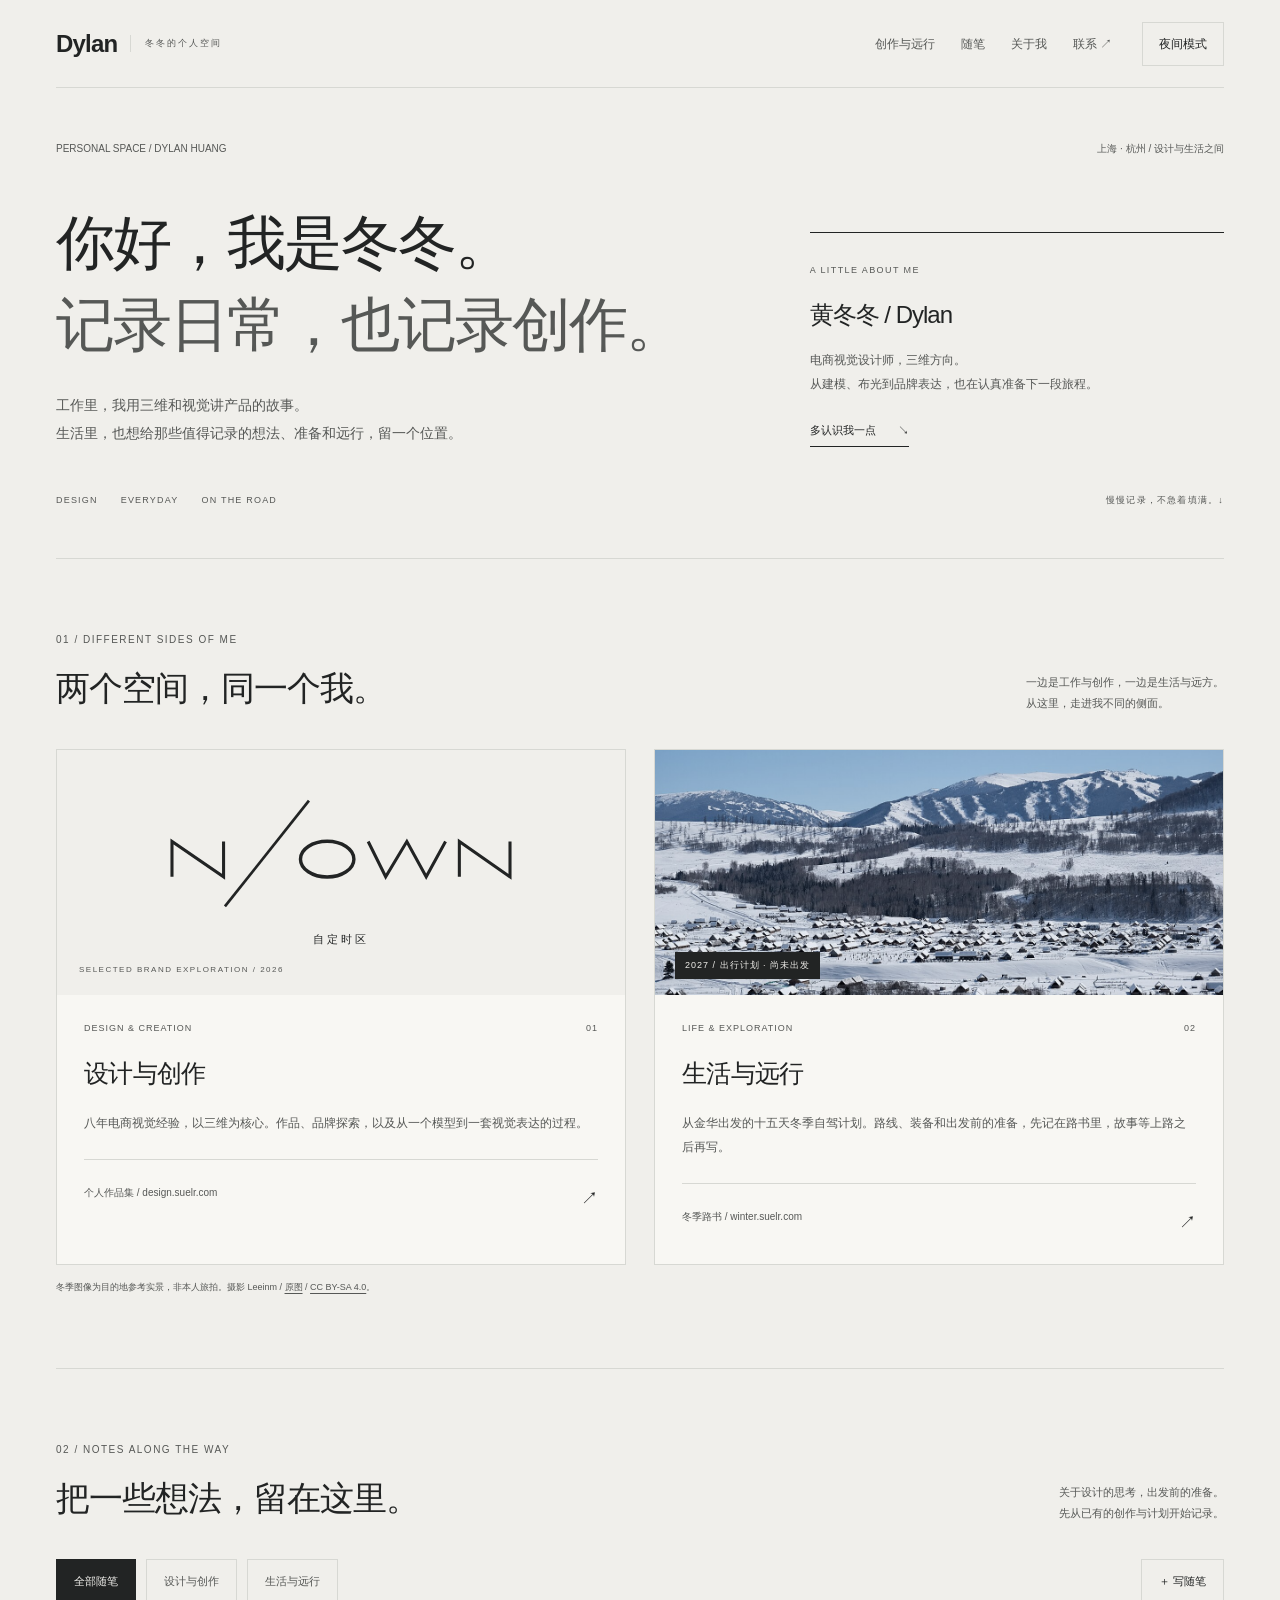
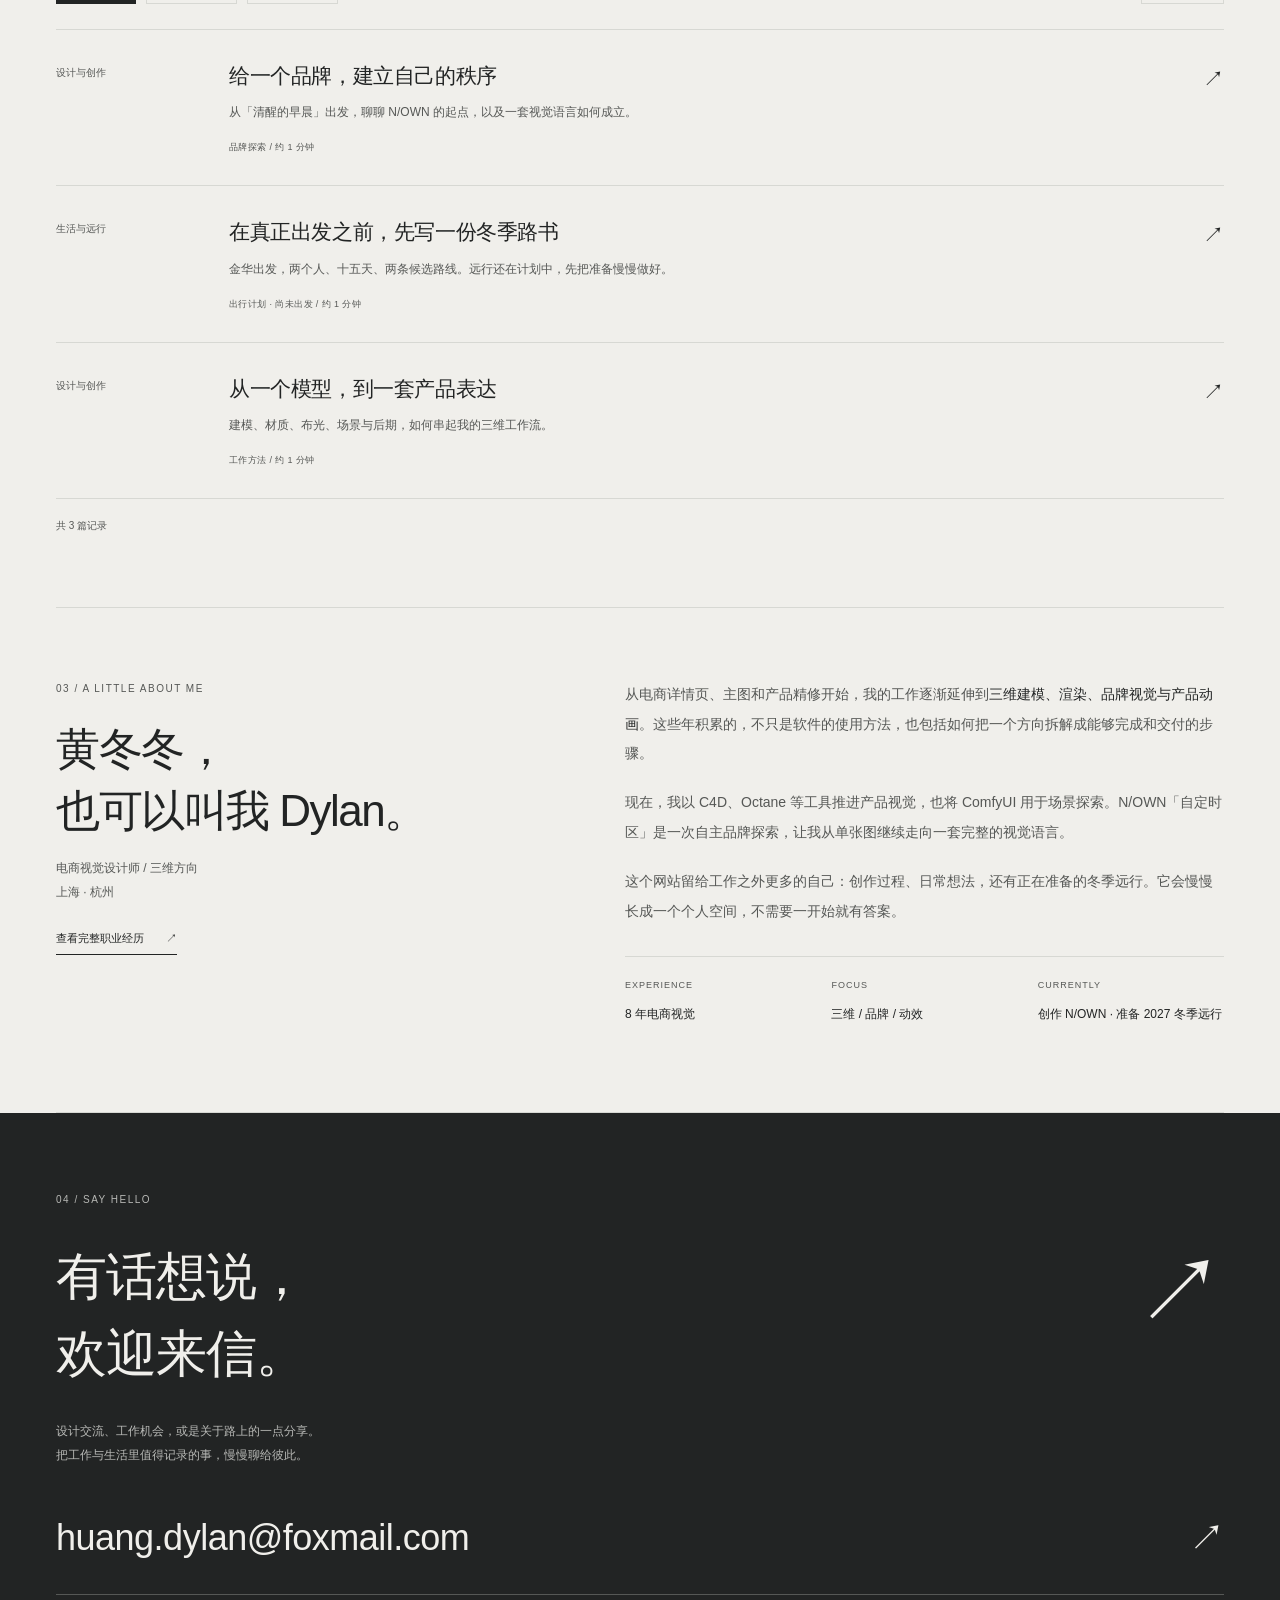
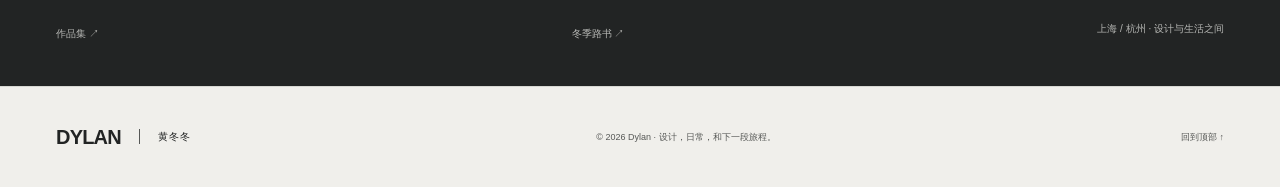
<file: index.html>
<!doctype html><html lang="zh-CN"><head><meta charset="utf-8"><meta name="viewport" content="width=device-width,initial-scale=1"><meta name="description" content="黄冬冬 Dylan 的个人空间。记录三维设计与品牌创作、生活想法，以及正在准备的冬季远行。"><meta name="theme-color" content="#f0efeb"><title>Dylan · 冬冬的个人空间</title><link rel="canonical" href="https://www.suelr.com/"><meta property="og:type" content="website"><meta property="og:title" content="Dylan · 冬冬的个人空间"><meta property="og:description" content="黄冬冬 Dylan 的个人空间。记录三维设计与品牌创作、生活想法，以及正在准备的冬季远行。"><meta property="og:url" content="https://www.suelr.com/"><script src="./theme.js?v=62fed0d8c7ee"></script><link rel="stylesheet" href="./site.css?v=39f4afa27f13"><link rel="stylesheet" href="./design-system.css?v=2545f2cd2861"><link rel="icon" href="./assets/favicon.svg?v=b72dc2a48f64" type="image/svg+xml"><link rel="icon" href="./favicon.ico" sizes="any"><link rel="apple-touch-icon" href="./assets/apple-touch-icon.png"><link rel="stylesheet" href="./site-outro.css?v=137a0aad5c22"></head><body><a href="#main" class="skip">跳到主要内容</a><header class="nav wrap"><a class="wordmark" href="./index.html" aria-label="Dylan 个人主页">Dylan<small>冬冬的个人空间</small></a><div class="site-actions"><button type="button" class="theme-toggle" data-theme-toggle aria-label="切换到夜间模式" aria-pressed="false">夜间模式</button><button type="button" class="menu-toggle" aria-controls="main-nav" aria-expanded="false">菜单 <span aria-hidden="true">＋</span></button></div><nav id="main-nav" aria-label="主导航"><a href="./index.html#spaces">创作与远行</a><a href="./index.html#notes">随笔</a><a href="./index.html#about">关于我</a><a href="./index.html#contact">联系 ↗</a></nav></header><main id="main"><section class="hero-home wrap" id="top"><div class="hero-meta"><span>PERSONAL SPACE / DYLAN HUANG</span><span>上海 · 杭州 / 设计与生活之间</span></div><div class="hero-layout"><div><h1>你好，我是冬冬。<br><span>记录日常，也记录创作。</span></h1><p class="hero-description">工作里，我用三维和视觉讲产品的故事。<br>生活里，也想给那些值得记录的想法、准备和远行，留一个位置。</p></div><aside class="hero-aside"><span class="aside-label">A LITTLE ABOUT ME</span><h2>黄冬冬 / Dylan</h2><p>电商视觉设计师，三维方向。<br>从建模、布光到品牌表达，也在认真准备下一段旅程。</p><a class="inline-link" href="#about">多认识我一点 <span aria-hidden="true">↘</span></a></aside></div><div class="hero-foot"><div class="coordinates"><span>DESIGN</span><span>EVERYDAY</span><span>ON THE ROAD</span></div><span>慢慢记录，不急着填满。↓</span></div></section>
<section class="section-home wrap" id="spaces"><div class="section-heading"><div><p class="eyebrow">01 / DIFFERENT SIDES OF ME</p><h2>两个空间，同一个我。</h2></div><p>一边是工作与创作，一边是生活与远方。<br>从这里，走进我不同的侧面。</p></div><div class="spaces-grid"><a class="space-link" href="https://design.suelr.com/"><div class="space-image"><div class="design-proof"><img src="./assets/nown-wordmark.svg" alt="N/OWN 自定时区正式品牌字标" width="472" height="158"><p>自定时区</p><span>SELECTED BRAND EXPLORATION / 2026</span></div></div><div class="space-copy"><div class="space-topline"><span>DESIGN & CREATION</span><span>01</span></div><h3>设计与创作</h3><p>八年电商视觉经验，以三维为核心。作品、品牌探索，以及从一个模型到一套视觉表达的过程。</p><div class="space-bottom"><span>个人作品集 / design.suelr.com</span><b aria-hidden="true">↗</b></div></div></a><a class="space-link" href="https://winter.suelr.com/"><div class="space-image winter-image"><img src="./assets/winter-hemu.jpg" alt="禾木村冬季雪景，作为冬季出行计划的目的地参考" width="1600" height="1067" loading="lazy"><span class="image-label">2027 / 出行计划 · 尚未出发</span></div><div class="space-copy"><div class="space-topline"><span>LIFE & EXPLORATION</span><span>02</span></div><h3>生活与远行</h3><p>从金华出发的十五天冬季自驾计划。路线、装备和出发前的准备，先记在路书里，故事等上路之后再写。</p><div class="space-bottom"><span>冬季路书 / winter.suelr.com</span><b aria-hidden="true">↗</b></div></div></a></div><p class="photo-credit">冬季图像为目的地参考实景，非本人旅拍。摄影 Leeinm / <a href="https://commons.wikimedia.org/wiki/File:Hemu_Village_in_the_snow.jpg">原图</a> / <a href="https://creativecommons.org/licenses/by-sa/4.0/">CC BY-SA 4.0</a>。</p></section>
<section class="section-home wrap" id="notes"><div class="section-heading"><div><p class="eyebrow">02 / NOTES ALONG THE WAY</p><h2>把一些想法，留在这里。</h2></div><p>关于设计的思考，出发前的准备。<br>先从已有的创作与计划开始记录。</p></div><div class="notes-controls"><div class="notes-toolbar" role="group" aria-label="筛选随笔"><button class="filter-button" data-note-filter="all" aria-pressed="true" type="button">全部随笔</button><button class="filter-button" data-note-filter="设计与创作" aria-pressed="false" type="button">设计与创作</button><button class="filter-button" data-note-filter="生活与远行" aria-pressed="false" type="button">生活与远行</button></div><a class="filter-button write-note" href="./editor/">＋ 写随笔</a></div><div class="note-list"><a class="note-card" href="./notes/designing-order.html" data-note-category="设计与创作"><span class="note-category">设计与创作</span><div><h3>给一个品牌，建立自己的秩序</h3><p>从「清醒的早晨」出发，聊聊 N/OWN 的起点，以及一套视觉语言如何成立。</p><div class="note-meta">品牌探索 / 约 1 分钟</div></div><span class="note-arrow" aria-hidden="true">↗</span></a><a class="note-card" href="./notes/before-winter.html" data-note-category="生活与远行"><span class="note-category">生活与远行</span><div><h3>在真正出发之前，先写一份冬季路书</h3><p>金华出发，两个人、十五天、两条候选路线。远行还在计划中，先把准备慢慢做好。</p><div class="note-meta">出行计划 · 尚未出发 / 约 1 分钟</div></div><span class="note-arrow" aria-hidden="true">↗</span></a><a class="note-card" href="./notes/from-model-to-image.html" data-note-category="设计与创作"><span class="note-category">设计与创作</span><div><h3>从一个模型，到一套产品表达</h3><p>建模、材质、布光、场景与后期，如何串起我的三维工作流。</p><div class="note-meta">工作方法 / 约 1 分钟</div></div><span class="note-arrow" aria-hidden="true">↗</span></a></div><p class="filter-status" id="note-status" role="status">共 3 篇记录</p></section>
<section class="section-home wrap" id="about"><div class="about-layout"><div><p class="eyebrow">03 / A LITTLE ABOUT ME</p><h2 class="about-name">黄冬冬，<br>也可以叫我 Dylan。</h2><p class="about-role">电商视觉设计师 / 三维方向<br>上海 · 杭州</p><a class="inline-link" href="https://design.suelr.com/#experience">查看完整职业经历 <span aria-hidden="true">↗</span></a></div><div class="about-copy"><p>从电商详情页、主图和产品精修开始，我的工作逐渐延伸到<strong>三维建模、渲染、品牌视觉与产品动画</strong>。这些年积累的，不只是软件的使用方法，也包括如何把一个方向拆解成能够完成和交付的步骤。</p><p>现在，我以 C4D、Octane 等工具推进产品视觉，也将 ComfyUI 用于场景探索。N/OWN「自定时区」是一次自主品牌探索，让我从单张图继续走向一套完整的视觉语言。</p><p>这个网站留给工作之外更多的自己：创作过程、日常想法，还有正在准备的冬季远行。它会慢慢长成一个个人空间，不需要一开始就有答案。</p><dl class="about-facts"><div><dt>EXPERIENCE</dt><dd>8 年电商视觉</dd></div><div><dt>FOCUS</dt><dd>三维 / 品牌 / 动效</dd></div><div><dt>CURRENTLY</dt><dd>创作 N/OWN · 准备 2027 冬季远行</dd></div></dl></div></div></section>
<section class="site-outro" id="contact"><div class="outro-inner"><p class="eyebrow">04 / SAY HELLO</p><h2>有话想说，<br>欢迎来信。<span aria-hidden="true">↗</span></h2><p class="outro-lead">设计交流、工作机会，或是关于路上的一点分享。<br>把工作与生活里值得记录的事，慢慢聊给彼此。</p><a class="outro-email" href="mailto:huang.dylan@foxmail.com">huang.dylan@foxmail.com <span aria-hidden="true">↗</span></a><div class="outro-meta"><a href="https://design.suelr.com/">作品集 ↗</a><a href="https://winter.suelr.com/">冬季路书 ↗</a><span>上海 / 杭州 · 设计与生活之间</span></div></div></section></main><footer class="outro-footer"><div class="outro-footer__inner"><a class="outro-signature" href="./index.html">DYLAN<span>黄冬冬</span></a><p>© <span id="year">2026</span> Dylan · 设计，日常，和下一段旅程。</p><a class="outro-top" href="#top">回到顶部 ↑</a></div></footer><script src="./home.js?v=57fd09cc624c"></script></body></html>
</file>
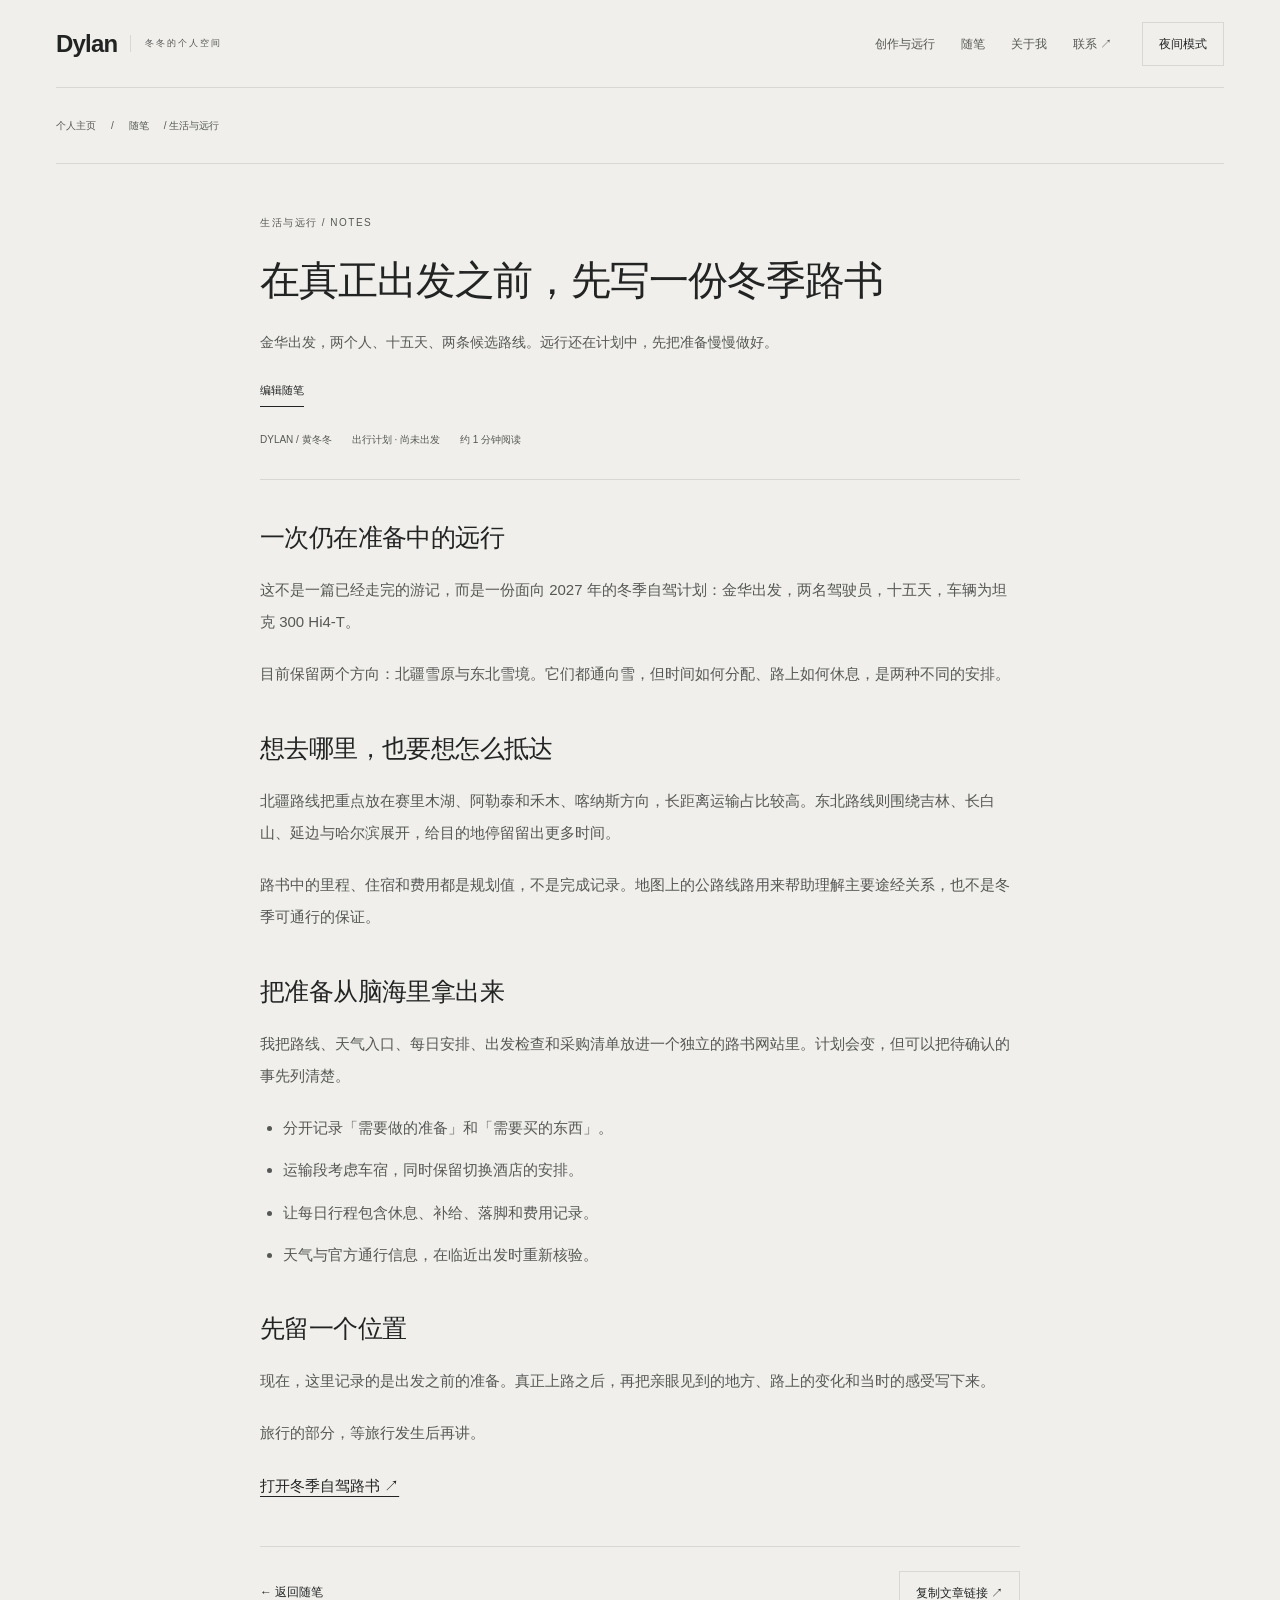
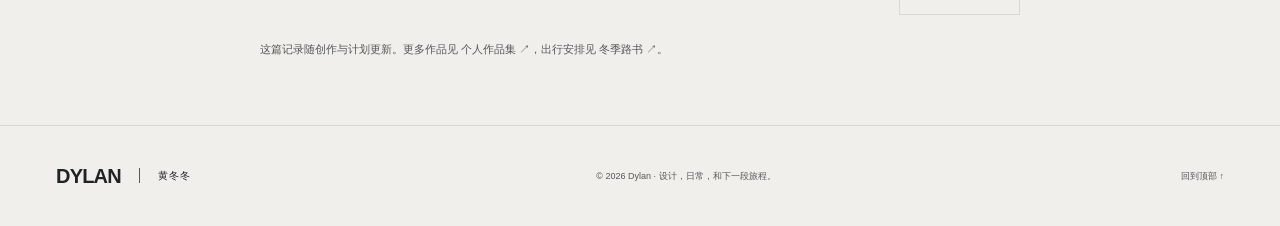
<file: notes/before-winter.html>
<!doctype html><html lang="zh-CN"><head><meta charset="utf-8"><meta name="viewport" content="width=device-width,initial-scale=1"><meta name="description" content="金华出发，两个人、十五天、两条候选路线。远行还在计划中，先把准备慢慢做好。"><meta name="theme-color" content="#f0efeb"><title>在真正出发之前，先写一份冬季路书 · Dylan</title><link rel="canonical" href="https://www.suelr.com/notes/before-winter.html"><meta property="og:type" content="website"><meta property="og:title" content="在真正出发之前，先写一份冬季路书 · Dylan"><meta property="og:description" content="金华出发，两个人、十五天、两条候选路线。远行还在计划中，先把准备慢慢做好。"><meta property="og:url" content="https://www.suelr.com/notes/before-winter.html"><script src="../theme.js?v=62fed0d8c7ee"></script><link rel="stylesheet" href="../site.css?v=39f4afa27f13"><link rel="stylesheet" href="../design-system.css?v=2545f2cd2861"><link rel="icon" href="../assets/favicon.svg?v=b72dc2a48f64" type="image/svg+xml"><link rel="icon" href="../favicon.ico" sizes="any"><link rel="apple-touch-icon" href="../assets/apple-touch-icon.png"><link rel="stylesheet" href="../site-outro.css?v=137a0aad5c22"></head><body><a href="#main" class="skip">跳到主要内容</a><header class="nav wrap"><a class="wordmark" href="../index.html" aria-label="Dylan 个人主页">Dylan<small>冬冬的个人空间</small></a><div class="site-actions"><button type="button" class="theme-toggle" data-theme-toggle aria-label="切换到夜间模式" aria-pressed="false">夜间模式</button><button type="button" class="menu-toggle" aria-controls="main-nav" aria-expanded="false">菜单 <span aria-hidden="true">＋</span></button></div><nav id="main-nav" aria-label="主导航"><a href="../index.html#spaces">创作与远行</a><a href="../index.html#notes">随笔</a><a href="../index.html#about">关于我</a><a href="../index.html#contact">联系 ↗</a></nav></header><main id="main" class="wrap"><div class="breadcrumb" id="top"><a href="../index.html">个人主页</a><span>/</span><a href="../index.html#notes">随笔</a><span>/ 生活与远行</span></div><article class="article-shell"><header class="article-head"><p class="eyebrow">生活与远行 / NOTES</p><h1>在真正出发之前，先写一份冬季路书</h1><p class="summary">金华出发，两个人、十五天、两条候选路线。远行还在计划中，先把准备慢慢做好。</p><p><a class="inline-link" href="../editor/?edit=before-winter">编辑随笔</a></p><div class="article-meta"><span>DYLAN / 黄冬冬</span><span>出行计划 · 尚未出发</span><span>约 1 分钟阅读</span></div></header><div class="prose"><h2>一次仍在准备中的远行</h2>
<p>这不是一篇已经走完的游记，而是一份面向 2027 年的冬季自驾计划：金华出发，两名驾驶员，十五天，车辆为坦克 300 Hi4-T。</p>
<p>目前保留两个方向：北疆雪原与东北雪境。它们都通向雪，但时间如何分配、路上如何休息，是两种不同的安排。</p>
<h2>想去哪里，也要想怎么抵达</h2>
<p>北疆路线把重点放在赛里木湖、阿勒泰和禾木、喀纳斯方向，长距离运输占比较高。东北路线则围绕吉林、长白山、延边与哈尔滨展开，给目的地停留留出更多时间。</p>
<p>路书中的里程、住宿和费用都是规划值，不是完成记录。地图上的公路线路用来帮助理解主要途经关系，也不是冬季可通行的保证。</p>
<h2>把准备从脑海里拿出来</h2>
<p>我把路线、天气入口、每日安排、出发检查和采购清单放进一个独立的路书网站里。计划会变，但可以把待确认的事先列清楚。</p>
<ul>
<li>分开记录「需要做的准备」和「需要买的东西」。</li>
<li>运输段考虑车宿，同时保留切换酒店的安排。</li>
<li>让每日行程包含休息、补给、落脚和费用记录。</li>
<li>天气与官方通行信息，在临近出发时重新核验。</li>
</ul>
<h2>先留一个位置</h2>
<p>现在，这里记录的是出发之前的准备。真正上路之后，再把亲眼见到的地方、路上的变化和当时的感受写下来。</p>
<p>旅行的部分，等旅行发生后再讲。</p>
<p><a href="https://winter.suelr.com/">打开冬季自驾路书 ↗</a></p></div><div class="article-end"><a href="../index.html#notes">← 返回随笔</a><button class="close" type="button" id="share-note">复制文章链接 ↗</button></div><p id="share-status" class="copy-status" role="status"></p><p class="related-note">这篇记录随创作与计划更新。更多作品见 <a href="https://design.suelr.com/">个人作品集 ↗</a>，出行安排见 <a href="https://winter.suelr.com/">冬季路书 ↗</a>。</p></article></main><footer class="outro-footer"><div class="outro-footer__inner"><a class="outro-signature" href="../index.html">DYLAN<span>黄冬冬</span></a><p>© <span id="year">2026</span> Dylan · 设计，日常，和下一段旅程。</p><a class="outro-top" href="#top">回到顶部 ↑</a></div></footer><script src="../home.js?v=57fd09cc624c"></script></body></html>
</file>
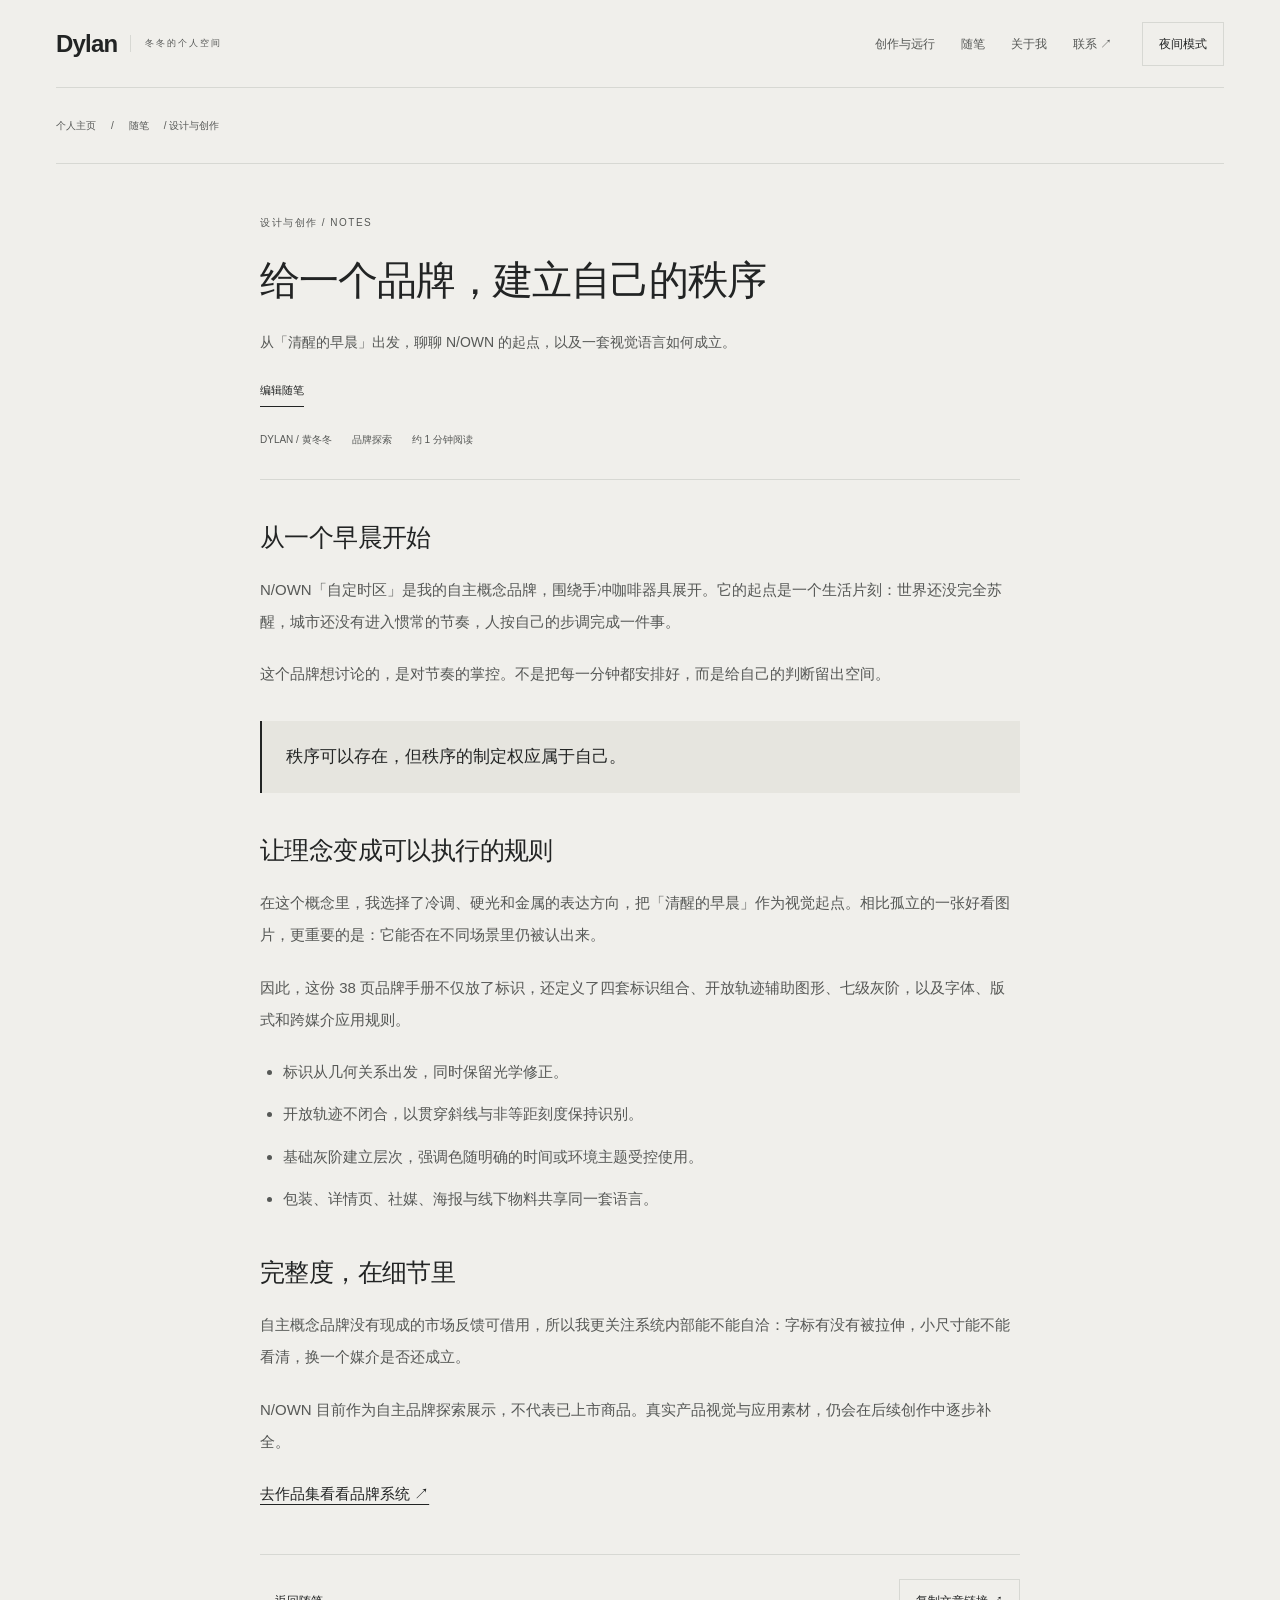
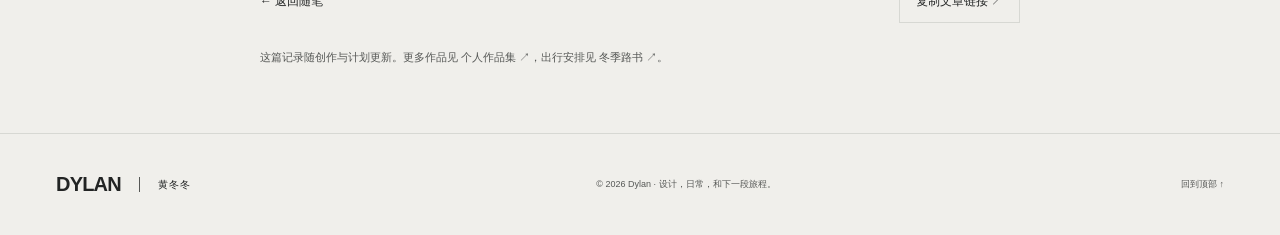
<file: notes/designing-order.html>
<!doctype html><html lang="zh-CN"><head><meta charset="utf-8"><meta name="viewport" content="width=device-width,initial-scale=1"><meta name="description" content="从「清醒的早晨」出发，聊聊 N/OWN 的起点，以及一套视觉语言如何成立。"><meta name="theme-color" content="#f0efeb"><title>给一个品牌，建立自己的秩序 · Dylan</title><link rel="canonical" href="https://www.suelr.com/notes/designing-order.html"><meta property="og:type" content="website"><meta property="og:title" content="给一个品牌，建立自己的秩序 · Dylan"><meta property="og:description" content="从「清醒的早晨」出发，聊聊 N/OWN 的起点，以及一套视觉语言如何成立。"><meta property="og:url" content="https://www.suelr.com/notes/designing-order.html"><script src="../theme.js?v=62fed0d8c7ee"></script><link rel="stylesheet" href="../site.css?v=39f4afa27f13"><link rel="stylesheet" href="../design-system.css?v=2545f2cd2861"><link rel="icon" href="../assets/favicon.svg?v=b72dc2a48f64" type="image/svg+xml"><link rel="icon" href="../favicon.ico" sizes="any"><link rel="apple-touch-icon" href="../assets/apple-touch-icon.png"><link rel="stylesheet" href="../site-outro.css?v=137a0aad5c22"></head><body><a href="#main" class="skip">跳到主要内容</a><header class="nav wrap"><a class="wordmark" href="../index.html" aria-label="Dylan 个人主页">Dylan<small>冬冬的个人空间</small></a><div class="site-actions"><button type="button" class="theme-toggle" data-theme-toggle aria-label="切换到夜间模式" aria-pressed="false">夜间模式</button><button type="button" class="menu-toggle" aria-controls="main-nav" aria-expanded="false">菜单 <span aria-hidden="true">＋</span></button></div><nav id="main-nav" aria-label="主导航"><a href="../index.html#spaces">创作与远行</a><a href="../index.html#notes">随笔</a><a href="../index.html#about">关于我</a><a href="../index.html#contact">联系 ↗</a></nav></header><main id="main" class="wrap"><div class="breadcrumb" id="top"><a href="../index.html">个人主页</a><span>/</span><a href="../index.html#notes">随笔</a><span>/ 设计与创作</span></div><article class="article-shell"><header class="article-head"><p class="eyebrow">设计与创作 / NOTES</p><h1>给一个品牌，建立自己的秩序</h1><p class="summary">从「清醒的早晨」出发，聊聊 N/OWN 的起点，以及一套视觉语言如何成立。</p><p><a class="inline-link" href="../editor/?edit=designing-order">编辑随笔</a></p><div class="article-meta"><span>DYLAN / 黄冬冬</span><span>品牌探索</span><span>约 1 分钟阅读</span></div></header><div class="prose"><h2>从一个早晨开始</h2>
<p>N/OWN「自定时区」是我的自主概念品牌，围绕手冲咖啡器具展开。它的起点是一个生活片刻：世界还没完全苏醒，城市还没有进入惯常的节奏，人按自己的步调完成一件事。</p>
<p>这个品牌想讨论的，是对节奏的掌控。不是把每一分钟都安排好，而是给自己的判断留出空间。</p>
<blockquote><p>秩序可以存在，但秩序的制定权应属于自己。</p></blockquote>
<h2>让理念变成可以执行的规则</h2>
<p>在这个概念里，我选择了冷调、硬光和金属的表达方向，把「清醒的早晨」作为视觉起点。相比孤立的一张好看图片，更重要的是：它能否在不同场景里仍被认出来。</p>
<p>因此，这份 38 页品牌手册不仅放了标识，还定义了四套标识组合、开放轨迹辅助图形、七级灰阶，以及字体、版式和跨媒介应用规则。</p>
<ul>
<li>标识从几何关系出发，同时保留光学修正。</li>
<li>开放轨迹不闭合，以贯穿斜线与非等距刻度保持识别。</li>
<li>基础灰阶建立层次，强调色随明确的时间或环境主题受控使用。</li>
<li>包装、详情页、社媒、海报与线下物料共享同一套语言。</li>
</ul>
<h2>完整度，在细节里</h2>
<p>自主概念品牌没有现成的市场反馈可借用，所以我更关注系统内部能不能自洽：字标有没有被拉伸，小尺寸能不能看清，换一个媒介是否还成立。</p>
<p>N/OWN 目前作为自主品牌探索展示，不代表已上市商品。真实产品视觉与应用素材，仍会在后续创作中逐步补全。</p>
<p><a href="https://design.suelr.com/#nown">去作品集看看品牌系统 ↗</a></p></div><div class="article-end"><a href="../index.html#notes">← 返回随笔</a><button class="close" type="button" id="share-note">复制文章链接 ↗</button></div><p id="share-status" class="copy-status" role="status"></p><p class="related-note">这篇记录随创作与计划更新。更多作品见 <a href="https://design.suelr.com/">个人作品集 ↗</a>，出行安排见 <a href="https://winter.suelr.com/">冬季路书 ↗</a>。</p></article></main><footer class="outro-footer"><div class="outro-footer__inner"><a class="outro-signature" href="../index.html">DYLAN<span>黄冬冬</span></a><p>© <span id="year">2026</span> Dylan · 设计，日常，和下一段旅程。</p><a class="outro-top" href="#top">回到顶部 ↑</a></div></footer><script src="../home.js?v=57fd09cc624c"></script></body></html>
</file>
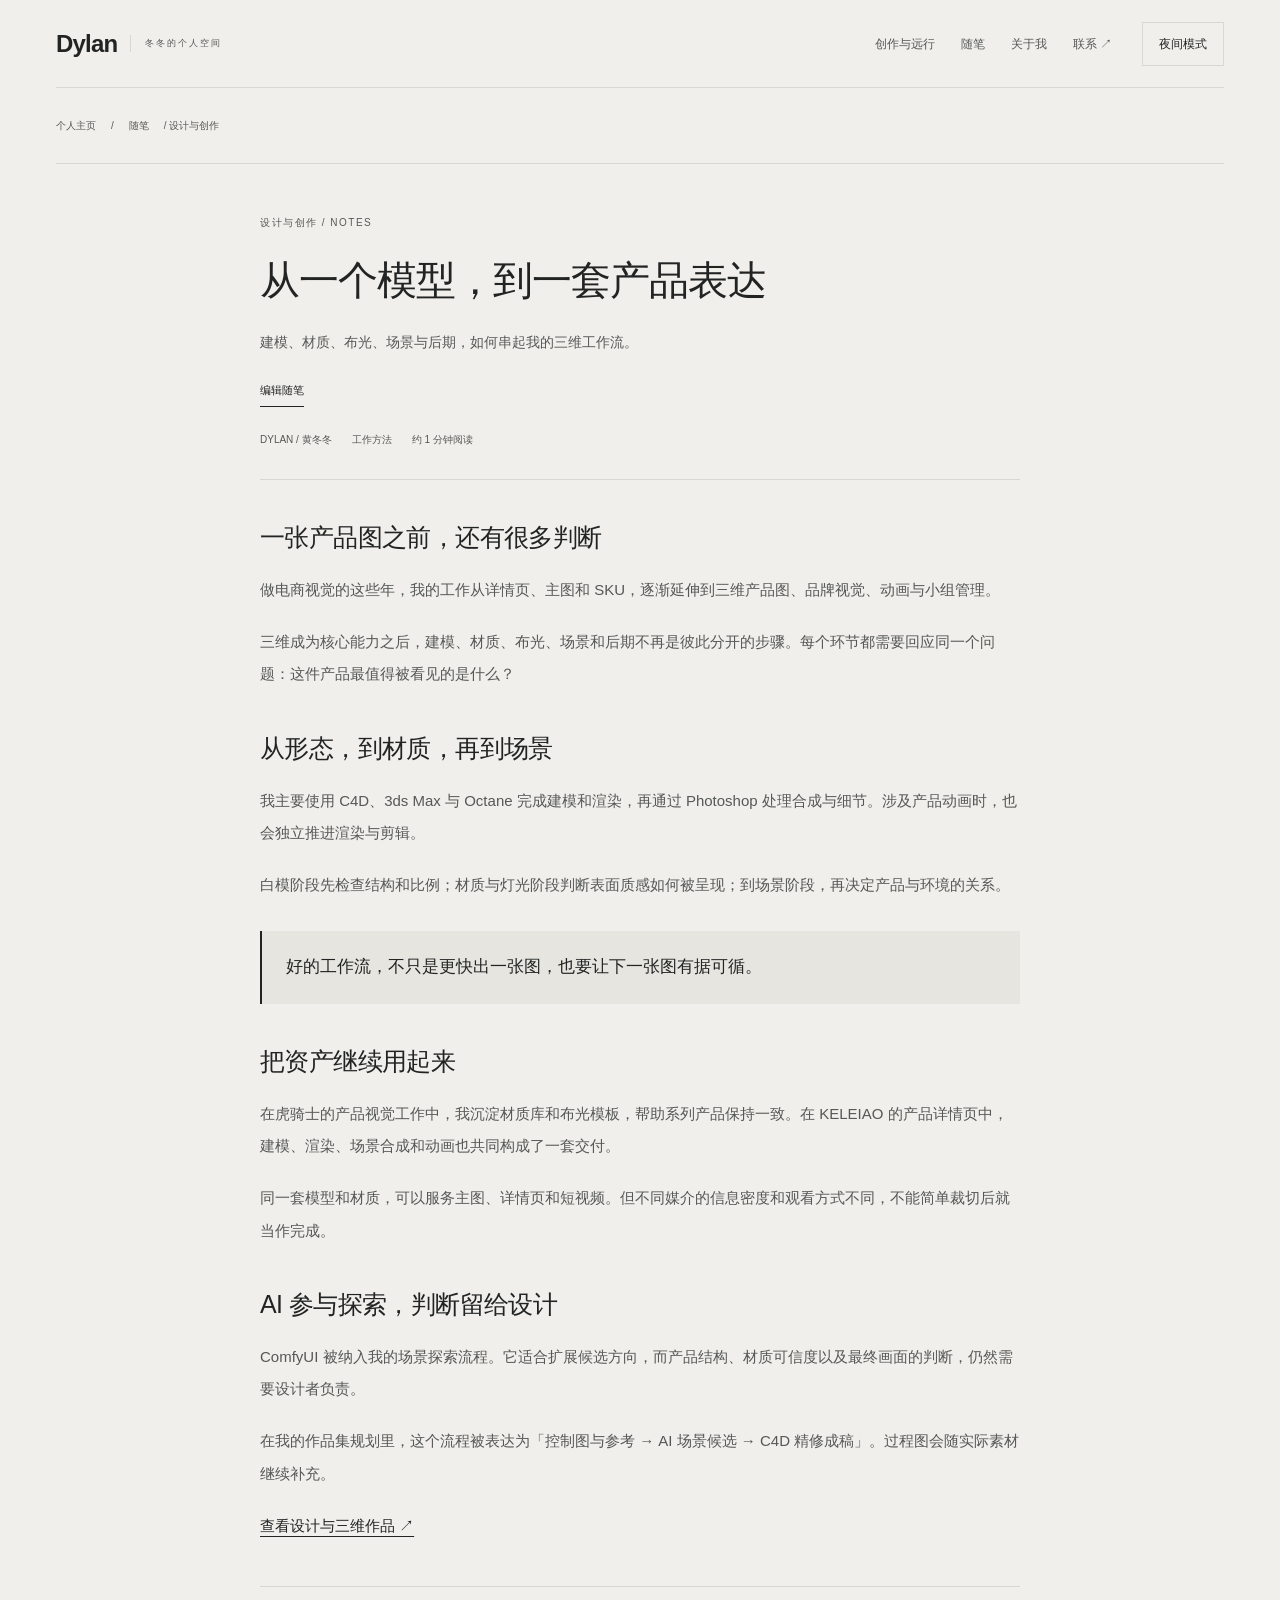
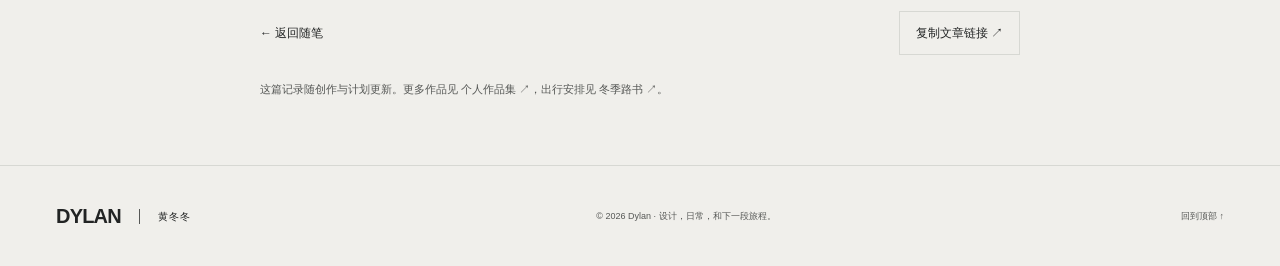
<file: notes/from-model-to-image.html>
<!doctype html><html lang="zh-CN"><head><meta charset="utf-8"><meta name="viewport" content="width=device-width,initial-scale=1"><meta name="description" content="建模、材质、布光、场景与后期，如何串起我的三维工作流。"><meta name="theme-color" content="#f0efeb"><title>从一个模型，到一套产品表达 · Dylan</title><link rel="canonical" href="https://www.suelr.com/notes/from-model-to-image.html"><meta property="og:type" content="website"><meta property="og:title" content="从一个模型，到一套产品表达 · Dylan"><meta property="og:description" content="建模、材质、布光、场景与后期，如何串起我的三维工作流。"><meta property="og:url" content="https://www.suelr.com/notes/from-model-to-image.html"><script src="../theme.js?v=62fed0d8c7ee"></script><link rel="stylesheet" href="../site.css?v=39f4afa27f13"><link rel="stylesheet" href="../design-system.css?v=2545f2cd2861"><link rel="icon" href="../assets/favicon.svg?v=b72dc2a48f64" type="image/svg+xml"><link rel="icon" href="../favicon.ico" sizes="any"><link rel="apple-touch-icon" href="../assets/apple-touch-icon.png"><link rel="stylesheet" href="../site-outro.css?v=137a0aad5c22"></head><body><a href="#main" class="skip">跳到主要内容</a><header class="nav wrap"><a class="wordmark" href="../index.html" aria-label="Dylan 个人主页">Dylan<small>冬冬的个人空间</small></a><div class="site-actions"><button type="button" class="theme-toggle" data-theme-toggle aria-label="切换到夜间模式" aria-pressed="false">夜间模式</button><button type="button" class="menu-toggle" aria-controls="main-nav" aria-expanded="false">菜单 <span aria-hidden="true">＋</span></button></div><nav id="main-nav" aria-label="主导航"><a href="../index.html#spaces">创作与远行</a><a href="../index.html#notes">随笔</a><a href="../index.html#about">关于我</a><a href="../index.html#contact">联系 ↗</a></nav></header><main id="main" class="wrap"><div class="breadcrumb" id="top"><a href="../index.html">个人主页</a><span>/</span><a href="../index.html#notes">随笔</a><span>/ 设计与创作</span></div><article class="article-shell"><header class="article-head"><p class="eyebrow">设计与创作 / NOTES</p><h1>从一个模型，到一套产品表达</h1><p class="summary">建模、材质、布光、场景与后期，如何串起我的三维工作流。</p><p><a class="inline-link" href="../editor/?edit=from-model-to-image">编辑随笔</a></p><div class="article-meta"><span>DYLAN / 黄冬冬</span><span>工作方法</span><span>约 1 分钟阅读</span></div></header><div class="prose"><h2>一张产品图之前，还有很多判断</h2>
<p>做电商视觉的这些年，我的工作从详情页、主图和 SKU，逐渐延伸到三维产品图、品牌视觉、动画与小组管理。</p>
<p>三维成为核心能力之后，建模、材质、布光、场景和后期不再是彼此分开的步骤。每个环节都需要回应同一个问题：这件产品最值得被看见的是什么？</p>
<h2>从形态，到材质，再到场景</h2>
<p>我主要使用 C4D、3ds Max 与 Octane 完成建模和渲染，再通过 Photoshop 处理合成与细节。涉及产品动画时，也会独立推进渲染与剪辑。</p>
<p>白模阶段先检查结构和比例；材质与灯光阶段判断表面质感如何被呈现；到场景阶段，再决定产品与环境的关系。</p>
<blockquote><p>好的工作流，不只是更快出一张图，也要让下一张图有据可循。</p></blockquote>
<h2>把资产继续用起来</h2>
<p>在虎骑士的产品视觉工作中，我沉淀材质库和布光模板，帮助系列产品保持一致。在 KELEIAO 的产品详情页中，建模、渲染、场景合成和动画也共同构成了一套交付。</p>
<p>同一套模型和材质，可以服务主图、详情页和短视频。但不同媒介的信息密度和观看方式不同，不能简单裁切后就当作完成。</p>
<h2>AI 参与探索，判断留给设计</h2>
<p>ComfyUI 被纳入我的场景探索流程。它适合扩展候选方向，而产品结构、材质可信度以及最终画面的判断，仍然需要设计者负责。</p>
<p>在我的作品集规划里，这个流程被表达为「控制图与参考 → AI 场景候选 → C4D 精修成稿」。过程图会随实际素材继续补充。</p>
<p><a href="https://design.suelr.com/">查看设计与三维作品 ↗</a></p></div><div class="article-end"><a href="../index.html#notes">← 返回随笔</a><button class="close" type="button" id="share-note">复制文章链接 ↗</button></div><p id="share-status" class="copy-status" role="status"></p><p class="related-note">这篇记录随创作与计划更新。更多作品见 <a href="https://design.suelr.com/">个人作品集 ↗</a>，出行安排见 <a href="https://winter.suelr.com/">冬季路书 ↗</a>。</p></article></main><footer class="outro-footer"><div class="outro-footer__inner"><a class="outro-signature" href="../index.html">DYLAN<span>黄冬冬</span></a><p>© <span id="year">2026</span> Dylan · 设计，日常，和下一段旅程。</p><a class="outro-top" href="#top">回到顶部 ↑</a></div></footer><script src="../home.js?v=57fd09cc624c"></script></body></html>
</file>
<file: site.css>
*{box-sizing:border-box}html{scroll-behavior:smooth;scroll-padding-top:112px}body{margin:0;font:400 14px/1.9 var(--site-font);-webkit-font-smoothing:antialiased}a{color:inherit;text-decoration:none}button{font:inherit;cursor:pointer}img{display:block;max-width:100%;height:auto}p,h1,h2,h3{margin:0}main{overflow:clip}.wrap{max-width:1248px;width:calc(100% - 112px);margin:auto}.nav{display:flex;align-items:center;justify-content:space-between;position:sticky;top:0;z-index:40;gap:32px}.wordmark{font-size:24px;font-weight:600;letter-spacing:-1px;display:flex;align-items:center;gap:13px}.wordmark small{font-size:9px;letter-spacing:2px;font-weight:400;color:var(--site-muted);border-left:1px solid var(--site-line);padding-left:14px}.nav nav{display:flex;gap:28px;align-items:center}.nav nav a{font-size:12px;color:var(--site-muted)}.site-actions{display:flex;gap:10px;align-items:center}.menu-toggle{display:none}.skip{position:fixed;top:-100px;left:20px;z-index:200;background:var(--site-text);color:var(--site-bg);padding:12px 18px}.skip:focus{top:10px}.eyebrow{font-size:10px;letter-spacing:1.5px;color:var(--site-muted);line-height:1.8}.hero-home{padding:51px 0 49px;border-bottom:1px solid var(--site-line)}.hero-meta{display:flex;justify-content:space-between;gap:25px;font-size:10px;color:var(--site-muted);margin-bottom:44px}.hero-layout{display:grid;grid-template-columns:1.65fr 1fr;gap:70px;align-items:end}.hero-home h1{font-size:clamp(40px,4.6vw,65px);line-height:1.4;letter-spacing:-2px;font-weight:500;margin:0 0 24px}.hero-home h1 span{color:var(--site-muted)}.hero-description{font-size:14px;line-height:2;color:var(--site-muted);max-width:540px}.hero-aside{border-top:1px solid var(--site-text);padding-top:22px;align-self:end}.hero-aside .aside-label{font-size:9px;letter-spacing:1.4px;color:var(--site-muted)}.hero-aside h2{font-size:24px;line-height:1.5;font-weight:500;margin:15px 0}.hero-aside p{font-size:12px;line-height:2;color:var(--site-muted)}.inline-link{display:inline-flex;align-items:center;gap:22px;font-size:11px;border-bottom:1px solid var(--site-text);padding:11px 0 5px;margin-top:13px}.inline-link:hover{color:var(--site-muted)}.hero-foot{display:flex;justify-content:space-between;align-items:center;margin-top:45px;font-size:9px;letter-spacing:1.2px;color:var(--site-muted)}.hero-foot .coordinates{display:flex;gap:23px}.section-home{padding:72px 0;border-bottom:1px solid var(--site-line);scroll-margin-top:110px}.section-heading{display:flex;align-items:end;justify-content:space-between;gap:40px;margin-bottom:35px}.section-heading h2{font-size:34px;line-height:1.5;font-weight:500;letter-spacing:-1px;margin-top:14px}.section-heading>p{font-size:11px;color:var(--site-muted);line-height:1.9;max-width:330px}.spaces-grid{display:grid;grid-template-columns:1fr 1fr;gap:28px}.space-link{display:flex;flex-direction:column;border:1px solid var(--site-line);transition:border-color .15s}.space-link:hover{border-color:var(--site-muted)}.space-image{height:245px;overflow:hidden;background:var(--site-soft);position:relative}.design-proof{height:100%;background:#f0efeb;display:flex;align-items:center;justify-content:center;flex-direction:column;padding:35px 50px;color:#222424}.design-proof img{width:82%;max-width:350px}.design-proof p{font-size:11px;letter-spacing:3px;margin-top:16px}.design-proof span{position:absolute;bottom:18px;left:22px;font-size:8px;letter-spacing:1.5px;color:#565856}.winter-image img{width:100%;height:100%;object-fit:cover;object-position:center 57%;filter:saturate(.65);transition:transform .4s}.space-link:hover .winter-image img{transform:scale(1.025)}.winter-image .image-label{position:absolute;bottom:16px;left:20px;background:#222424;color:#f0efeb;padding:5px 10px;font-size:9px;letter-spacing:1px}.space-copy{padding:25px 27px;background:var(--site-surface);flex:1}.space-topline{display:flex;justify-content:space-between;font-size:9px;color:var(--site-muted);letter-spacing:1px}.space-copy h3{font-size:25px;font-weight:500;letter-spacing:-.7px;margin:13px 0}.space-copy p{font-size:12px;color:var(--site-muted);line-height:2}.space-bottom{display:flex;justify-content:space-between;gap:10px;font-size:10px;color:var(--site-muted);padding-top:23px;margin-top:24px;border-top:1px solid var(--site-line)}.space-bottom b{font-size:17px;font-weight:400;color:var(--site-text)}.photo-credit{font-size:9px;color:var(--site-muted);line-height:1.9;margin-top:14px}.photo-credit a{text-decoration:underline;text-underline-offset:3px}.notes-toolbar{display:flex;gap:10px;flex-wrap:wrap;margin-bottom:25px}.filter-button{padding:11px 17px;border:1px solid var(--site-line);background:transparent;color:var(--site-muted);min-height:44px;font-size:11px}.filter-button:hover{background:var(--site-hover-bg);color:var(--site-text)}.filter-button[aria-pressed=true]{background:var(--site-text);color:var(--site-bg);border-color:var(--site-text)}.note-list{border-top:1px solid var(--site-line)}.note-card{display:grid;grid-template-columns:145px 1fr 30px;gap:28px;padding:29px 0;border-bottom:1px solid var(--site-line);align-items:start;transition:background .15s}.note-card:hover{background:var(--site-hover-bg)}.note-category{font-size:10px;color:var(--site-muted);padding-top:4px}.note-card h3{font-size:21px;font-weight:500;line-height:1.6;margin-bottom:9px;letter-spacing:-.4px}.note-card p{font-size:12px;line-height:1.9;color:var(--site-muted);max-width:740px}.note-meta{font-size:9px;color:var(--site-muted);margin-top:15px;letter-spacing:.4px}.note-arrow{font-size:21px;text-align:right}.filter-status{font-size:10px;color:var(--site-muted);margin-top:17px}.about-layout{display:grid;grid-template-columns:1fr 1.25fr;gap:90px}.about-name{font-size:44px;font-weight:500;line-height:1.4;letter-spacing:-1.5px;margin:20px 0 15px}.about-role{font-size:12px;color:var(--site-muted);line-height:2}.about-copy p{font-size:14px;line-height:2.1;color:var(--site-muted);margin-bottom:20px}.about-copy strong{font-weight:500;color:var(--site-text)}.about-facts{display:grid;grid-template-columns:repeat(3,1fr);border-top:1px solid var(--site-line);margin-top:30px;padding-top:20px;gap:20px}.about-facts dt{font-size:9px;color:var(--site-muted);letter-spacing:1px;margin-bottom:9px}.about-facts dd{font-size:12px;margin:0;line-height:1.9}.contact-home{padding:66px 0 40px}.contact-grid{display:flex;align-items:center;justify-content:space-between;gap:40px}.contact-home h2{font-size:32px;font-weight:500;line-height:1.5;margin-top:15px;letter-spacing:-1px}.contact-home .email{font-size:clamp(16px,2.5vw,26px);border-bottom:1px solid var(--site-text);padding-bottom:8px;display:flex;align-items:center;gap:30px;letter-spacing:-.4px}.contact-home>p{font-size:12px;color:var(--site-muted);margin-top:22px}.footer-home{display:flex;justify-content:space-between;align-items:center;gap:25px;border-top:1px solid var(--site-line);padding:24px 0 32px;margin-top:25px;font-size:9px;color:var(--site-muted)}.footer-links{display:flex;gap:23px}.footer-links a{padding:10px 0}.footer-links a:hover{color:var(--site-text)}[hidden]{display:none!important}.breadcrumb{font-size:10px;color:var(--site-muted);padding:28px 0;border-bottom:1px solid var(--site-line);display:flex;gap:15px}.article-shell{max-width:760px;margin:0 auto;padding:50px 0 65px}.article-head{padding-bottom:30px;border-bottom:1px solid var(--site-line);margin-bottom:35px}.article-head h1{font-size:40px;line-height:1.5;font-weight:500;letter-spacing:-1.1px;margin:18px 0}.article-head .summary{font-size:14px;line-height:2;color:var(--site-muted)}.article-meta{font-size:10px;line-height:1.9;color:var(--site-muted);margin-top:23px;display:flex;gap:20px}.prose h2{font-size:25px;line-height:1.6;font-weight:500;margin:37px 0 17px;letter-spacing:-.6px}.prose p,.prose li{font-size:15px;line-height:2.15;color:var(--site-muted);margin:0 0 20px}.prose ul{padding-left:23px;margin:20px 0 25px}.prose li{margin:0 0 10px}.prose blockquote{margin:30px 0;padding:18px 24px;border-left:2px solid var(--site-text);background:var(--site-soft)}.prose blockquote p{color:var(--site-text);margin:0;font-size:17px}.prose a{color:var(--site-text);text-decoration:underline;text-underline-offset:5px}.article-end{margin-top:44px;padding-top:24px;border-top:1px solid var(--site-line);display:flex;justify-content:space-between;align-items:center;gap:25px;font-size:12px}.copy-status{font-size:10px;color:var(--site-muted);margin-top:10px}.related-note{margin:24px 0 0;font-size:11px;color:var(--site-muted);line-height:1.9}
@media(max-width:1000px){.hero-layout{gap:40px;grid-template-columns:1.6fr 1fr}.hero-home h1{font-size:48px}.hero-aside h2{font-size:21px}.about-layout{gap:45px}.space-image{height:220px}.space-copy{padding:22px}.design-proof{padding:30px}.note-card{grid-template-columns:115px 1fr 25px;gap:20px}.contact-grid{gap:30px}.article-shell{max-width:700px}}
@media(max-width:800px){html{scroll-padding-top:96px}.hero-home{padding-top:32px}.hero-meta{margin-bottom:30px;font-size:9px;gap:15px}.hero-layout{grid-template-columns:1fr;gap:32px}.hero-home h1{font-size:47px}.hero-description{font-size:13px}.hero-aside{display:grid;grid-template-columns:1fr 1fr;gap:15px 30px;padding-top:22px}.hero-aside .aside-label{grid-column:1/-1}.hero-aside h2{margin:0;font-size:22px}.hero-aside .inline-link{justify-self:start;align-self:end;margin:0}.hero-foot{margin-top:30px;font-size:8px}.section-home{padding:52px 0;scroll-margin-top:95px}.section-heading{gap:25px;margin-bottom:28px}.section-heading h2{font-size:28px}.section-heading>p{max-width:240px;font-size:10px}.spaces-grid{gap:20px}.space-image{height:210px}.space-copy h3{font-size:23px}.note-card{grid-template-columns:95px 1fr 20px;gap:18px}.note-card h3{font-size:19px}.about-layout{grid-template-columns:1fr;gap:28px}.about-name{font-size:36px;margin-top:15px}.about-copy p{font-size:13px}.contact-grid{display:block}.contact-home .email{display:inline-flex;margin-top:25px;font-size:23px}.contact-home{padding-top:45px}.article-shell{padding-top:35px}.article-head h1{font-size:34px}.prose p,.prose li{font-size:14px}}
@media(max-width:600px){.wordmark small{display:none}.nav .wordmark{font-size:22px}.hero-home{padding:27px 0 30px}.hero-meta{display:block;line-height:1.9;margin-bottom:26px}.hero-meta>span:last-child{display:block;margin-top:8px}.hero-home h1{font-size:38px;letter-spacing:-1.5px;line-height:1.45;margin-bottom:20px}.hero-description{font-size:12px;line-height:2}.hero-aside{grid-template-columns:1fr;gap:12px}.hero-aside h2{font-size:23px}.hero-aside p{font-size:12px}.hero-aside .inline-link{font-size:11px;margin-top:2px}.hero-foot{font-size:7px;gap:15px;line-height:1.8;margin-top:28px;letter-spacing:.5px}.hero-foot .coordinates{gap:10px}.section-home{padding:43px 0}.section-heading{display:block}.section-heading h2{font-size:27px}.section-heading>p{max-width:none;margin-top:15px;font-size:11px}.spaces-grid{grid-template-columns:1fr;gap:25px}.space-image{height:230px}.design-proof{padding:35px}.space-copy{padding:23px 21px}.space-copy h3{font-size:24px}.space-copy p{font-size:12px}.space-bottom{padding-top:20px;margin-top:21px;font-size:9px}.photo-credit{font-size:8px}.notes-toolbar{gap:8px;margin-bottom:20px}.filter-button{font-size:10px;padding:10px 14px}.note-card{grid-template-columns:1fr 18px;gap:10px;padding:24px 0}.note-category{grid-column:1;font-size:9px;padding:0}.note-card>div:nth-child(2){grid-column:1}.note-arrow{grid-column:2;grid-row:1/3;align-self:center}.note-card h3{font-size:19px;margin-bottom:10px}.note-card p{font-size:11px;line-height:2}.note-meta{font-size:9px;margin-top:12px}.about-name{font-size:36px}.about-facts{grid-template-columns:1fr 1fr;gap:20px}.about-facts>div:last-child{grid-column:1/-1}.contact-home h2{font-size:27px}.contact-home .email{font-size:19px;gap:18px}.contact-home>p{font-size:11px;line-height:2}.footer-home{align-items:flex-start;gap:15px;font-size:8px;line-height:1.9;padding-top:22px}.footer-links{gap:13px;flex-wrap:wrap;justify-content:flex-end}.breadcrumb{font-size:9px;padding:23px 0;gap:10px;flex-wrap:wrap}.article-shell{padding:28px 0 45px}.article-head h1{font-size:29px;line-height:1.55;margin:17px 0}.article-head .summary{font-size:12px}.article-meta{font-size:9px;gap:13px;flex-wrap:wrap;margin-top:20px}.prose h2{font-size:22px;margin-top:30px}.prose p,.prose li{font-size:14px;line-height:2.1}.prose blockquote{padding:16px 18px}.prose blockquote p{font-size:15px}.article-end{font-size:11px}.article-end .close{font-size:11px}.related-note{font-size:10px}}
@media(prefers-reduced-motion:reduce){html{scroll-behavior:auto}*{transition:none!important}}

.write-note{display:inline-flex;align-items:center;background:var(--site-text);color:var(--site-bg);margin-bottom:0;text-decoration:none;flex-shrink:0;white-space:nowrap}.write-note:hover{opacity:.8}

.notes-controls{display:flex;justify-content:space-between;align-items:flex-start;gap:16px;margin-bottom:25px}.notes-controls .notes-toolbar{margin-bottom:0;min-width:0}.notes-controls .write-note{background:transparent;color:var(--site-text)}@media(max-width:600px){.notes-controls{margin-bottom:20px}}
</file>
<file: design-system.css>
/* Shared visual foundation: identical in design and winter repositories. */
:root,:root[data-theme="day"]{--site-bg:#f0efeb;--site-surface:#f8f7f3;--site-soft:#e6e5df;--site-text:#222424;--site-muted:#565856;--site-line:#d7d8d3;--site-font:MiSans,"PingFang SC","Microsoft YaHei",Arial,sans-serif;--site-control:12px;--site-section:34px;--site-gap:64px;--paper:var(--site-bg);--ink:var(--site-text);--secondary:var(--site-muted);--bg:var(--site-bg);--panel:var(--site-surface);--panel2:var(--site-soft);--text:var(--site-text);--muted:var(--site-muted);--line:var(--site-line);--accent:var(--site-text);--ice:var(--site-muted);--surface:var(--site-surface);--good:var(--site-text)}
:root[data-theme="night"]{--site-bg:#222424;--site-surface:#2a2c2c;--site-soft:#343636;--site-text:#f0efeb;--site-muted:#b7b8b5;--site-line:#4a4c4a;--paper:var(--site-bg);--ink:var(--site-text);--secondary:var(--site-muted);--bg:var(--site-bg);--panel:var(--site-surface);--panel2:var(--site-soft);--text:var(--site-text);--muted:var(--site-muted);--line:var(--site-line);--accent:var(--site-text);--ice:var(--site-muted);--surface:var(--site-surface);--good:var(--site-text)}
body,[data-theme="day"] body{background:var(--site-bg);color:var(--site-text);font-family:var(--site-font);-webkit-font-smoothing:antialiased}
button,input,select,textarea,summary,.card,.hero,.day,.route-switch,.pill,.tripbar,.prep-progress,.backup-tools,.destination-photo{border-radius:0!important;box-shadow:none!important}
.button,.close,.link-button,.theme-toggle,.menu-toggle,.nav-menu-toggle,.work-filters button,.roadbook-tools select{min-height:44px;font-size:var(--site-control);font-weight:400;border-radius:0;line-height:1.5}
.button{padding:14px 20px;background:var(--site-text);color:var(--site-bg)}.close,.link-button,.theme-toggle,.menu-toggle,.nav-menu-toggle{padding:11px 16px;border:1px solid var(--site-line);background:transparent;color:var(--site-text)}
.button:hover{background:var(--site-muted)}.close:hover,.link-button:hover,.theme-toggle:hover,.menu-toggle:hover,.nav-menu-toggle:hover{background:var(--site-soft);border-color:var(--site-muted)}
a:focus-visible,button:focus-visible,input:focus-visible,select:focus-visible,summary:focus-visible{outline:2px solid var(--site-text);outline-offset:4px}
.site-actions{display:flex;align-items:center;gap:10px;order:3}.nav .wordmark{order:1}.nav #main-nav{order:2;margin-left:auto}.nav{gap:30px}.nav,.site-nav{height:88px;min-height:88px;padding-top:0;padding-bottom:0;align-items:center;background:var(--site-bg);border-bottom:1px solid var(--site-line)}
.nav .wordmark,.site-nav .brand{font-size:24px;font-weight:600;letter-spacing:-.8px;color:var(--site-text)}.nav nav,.site-nav .nav-links{gap:26px}.nav nav a,.site-nav .nav-links a{font-size:12px;font-weight:400;color:var(--site-muted);padding:12px 0;min-height:44px;line-height:20px}.nav nav a:hover,.site-nav .nav-links a:hover{color:var(--site-text);background:transparent}.nav-links a[aria-current="page"]{background:transparent;color:var(--site-text);text-decoration:underline;text-underline-offset:8px}
.wrap{max-width:1248px;width:calc(100% - 112px)}.shell{max-width:1360px;padding-left:56px;padding-right:56px;margin:auto}.section h2,h2{font-size:var(--site-section);font-weight:500;line-height:1.5;letter-spacing:-1px}.section .lead{font-size:13px;line-height:2}.eyebrow,.kicker{font-size:10px;letter-spacing:1.5px;font-weight:400;line-height:1.8;color:var(--site-muted)}.section{padding-top:64px}
.site-nav{position:relative;margin-bottom:32px}.site-nav .nav-actions{gap:10px}.site-nav .theme-toggle{font-size:12px;padding:11px 16px}.site-nav .brand{letter-spacing:-.8px}.hero{box-shadow:none!important}.hero-photo-mobile{border-radius:0!important;filter:saturate(.65)}.route-switch{background:transparent;padding:4px}.route-switch button{min-height:44px;font-size:12px;font-weight:400}.hero .route-switch button.active{background:var(--site-text);color:var(--site-bg)}.hero .kicker{font-size:10px}.hero h1{font-weight:500;line-height:1.4}.hero-sub{font-size:13px;line-height:2}.card{border:1px solid var(--site-line);background:var(--site-surface)}.tripbar,[data-theme="day"] .tripbar{box-shadow:none;background:var(--site-surface)}.tripbar button{background:var(--site-text);color:var(--site-bg);font-weight:400}.day,.day.active,[data-theme="day"] .day.active{background:var(--site-surface)}.day:hover,[data-theme="day"] .day:hover{background:var(--site-soft)}.pill,.pill.play,.pill.buffer,[data-theme="day"] .pill,[data-theme="day"] .pill.play,[data-theme="day"] .pill.buffer{color:var(--site-muted);background:var(--site-soft);border-color:var(--site-line)}
.hero-art{background:#f0efeb;color:#222424}.hero-art .image-caption{background:#f0efeb;color:#565856}.brand-stage>span{color:#565856}.contact{background:#222424;color:#f0efeb}.contact .email,.contact h2{color:#f0efeb}.contact .serif{color:#f0efeb}.contact .eyebrow{color:#b7b8b5}.contact .button{background:#f0efeb;color:#222424}
.about-band{background:var(--site-soft)}.empty-canvas,.application-placeholder>div,.orbit-features>div{background:var(--site-soft);border-color:var(--site-line)}.empty-canvas .slot-cross,.slot-number,.slot-state{color:var(--site-muted)}.work-filters button{background:transparent;color:var(--site-muted)}.work-filters button[aria-pressed="true"]{background:var(--site-text);color:var(--site-bg)}.principles span,.specs>div,.system-title{border-color:var(--site-line)}
/* Formal black brand artwork stays on an intentional light proofing surface. */
.construction-card,.orbit-art{background:#fff}.construction-card figcaption{color:#222424}.construction-card figcaption small{color:#565856}.brand-stage>p{color:#222424}
@media(min-width:801px){.site-nav{grid-template-columns:auto 1fr auto;gap:30px}.site-nav .nav-links{display:flex;grid-column:2;grid-row:1;justify-content:flex-end;border:0;padding:0;background:transparent}.site-nav .nav-actions{grid-column:3;grid-row:1}.site-nav .nav-menu-toggle{display:none}.nav .menu-toggle{display:none}.nav #main-nav{display:flex;position:static;background:transparent;box-shadow:none;border:0;padding:0}}
@media(max-width:1000px){.wrap{width:calc(100% - 64px)}.shell{padding-left:32px;padding-right:32px}.nav,.site-nav{gap:18px}.nav nav,.site-nav .nav-links{gap:18px}.nav .wordmark span{display:none}}
@media(max-width:800px){.nav,.site-nav{height:auto;min-height:78px}.nav .site-actions{margin-left:auto}.nav .menu-toggle{display:flex}.nav #main-nav{display:none;position:absolute;top:77px;left:0;right:0;margin:0;padding:12px 0 18px;grid-template-columns:1fr 1fr;border-bottom:1px solid var(--site-line);background:var(--site-bg);box-shadow:none;z-index:25}.nav.menu-open #main-nav{display:grid}.nav nav a{display:block!important;padding:12px}.site-nav{grid-template-columns:1fr auto;gap:12px}.site-nav .nav-actions{grid-column:2;grid-row:1}.site-nav .nav-menu-toggle{display:inline-flex}.site-nav .nav-links{display:none;grid-column:1/-1;grid-row:2;grid-template-columns:1fr 1fr;gap:8px;padding:12px;border:1px solid var(--site-line);background:var(--site-bg)}.site-nav .nav-links.is-open{display:grid}.site-nav .nav-links a{padding:12px;justify-content:flex-start;background:transparent}.nav .wordmark,.site-nav .brand{font-size:21px}.site-nav .brand{grid-column:1;grid-row:1}.section h2,h2{font-size:28px}}
@media(max-width:600px){.wrap{width:calc(100% - 40px)}.shell{padding-left:20px;padding-right:20px}.nav .site-actions{gap:8px}.theme-toggle,.menu-toggle,.nav-menu-toggle,.site-nav .theme-toggle{font-size:11px;padding:10px 12px;min-height:44px}.site-nav .nav-actions{gap:8px}.nav,.site-nav{min-height:78px;gap:10px}.nav #main-nav{left:0;right:0}.nav .wordmark{font-size:20px}.wordmark span{display:none}.eyebrow,.kicker,.hero .kicker{font-size:9px;letter-spacing:1px}.section{padding-top:48px}.section h2,h2{font-size:27px}.hero h1{font-size:35px}.hero-sub{font-size:12px}.button,.close,.link-button{font-size:12px}.shell .hero{padding:24px 20px}.hero-content{gap:24px}}
@media(prefers-reduced-motion:reduce){html{scroll-behavior:auto}*{transition:none!important}}

/* Both sites use the same sticky header and menu affordance. */
.site-nav{position:sticky;top:0;z-index:40}.nav-menu-icon{width:auto;height:auto;border:0;font-size:15px;line-height:1}.nav-menu-icon:after{content:"＋";position:static;border:0}.nav-menu-toggle[aria-expanded="true"] .nav-menu-icon{transform:rotate(45deg)}

/* Reading progress and interactive surfaces follow the active theme. */
.reading-progress{position:fixed;inset:0 auto auto 0;height:2px;width:0;background:var(--site-text);z-index:150;pointer-events:none}
summary:hover,:root[data-theme="night"] summary:hover,:root[data-theme="day"] summary:hover{background:var(--site-soft);color:var(--site-text)}
summary:focus-visible{background:var(--site-soft);color:var(--site-text)}
.work-group>summary:hover,.system-details>summary:hover{background:var(--site-soft);color:var(--site-text)}
:root[data-theme="night"] .nav nav a:hover,:root[data-theme="night"] .site-nav .nav-links a:hover{background:var(--site-soft);color:var(--site-text)}
:root[data-theme="night"] .hero-art:hover .image-caption{background:#d7d8d3;color:#222424}

/* Keep interaction feedback visible with theme-appropriate emphasis. */
:root,:root[data-theme="day"]{--site-hover-bg:#e6e5df;--site-hover-border:#80827f}
:root[data-theme="night"]{--site-hover-bg:#343636;--site-hover-border:#80827f}
summary:hover,:root[data-theme="night"] summary:hover,:root[data-theme="day"] summary:hover,.work-group>summary:hover,.system-details>summary:hover,summary:focus-visible{background:var(--site-hover-bg);color:var(--site-text);border-color:var(--site-hover-border)}
.work-filters button:hover,.work-filters button:focus-visible{background:var(--site-hover-bg);color:var(--site-text);border-color:var(--site-hover-border)}
.work-filters button[aria-pressed="true"]:hover{background:var(--site-text);color:var(--site-bg)}
.close:hover,.link-button:hover,.theme-toggle:hover,.menu-toggle:hover,.nav-menu-toggle:hover{background:var(--site-hover-bg);border-color:var(--site-hover-border)}
</file>
<file: site-outro.css>
/* Shared closing section: portfolio proportions, scoped to the closing section only. */
:root{--outro-bg:#222424;--outro-text:#f0efeb;--outro-muted:#b7b8b5;--outro-line:#565856;--outro-footer-bg:#f0efeb;--outro-footer-text:#222424;--outro-footer-muted:#565856}
:root[data-theme="night"]{--outro-bg:#f0efeb;--outro-text:#222424;--outro-muted:#565856;--outro-line:#b7b8b5;--outro-footer-bg:#222424;--outro-footer-text:#f0efeb;--outro-footer-muted:#b7b8b5}
.site-outro{background:var(--outro-bg);color:var(--outro-text);padding:78px 0 38px;margin:0;border:0}
.outro-inner,.outro-footer__inner{max-width:1248px;width:calc(100% - 112px);margin-left:auto;margin-right:auto;box-sizing:border-box}
.site-outro .eyebrow{color:var(--outro-muted);font-size:10px;letter-spacing:1.5px;line-height:1.8;margin:0}
.site-outro h2{position:relative;color:var(--outro-text);font-size:clamp(32px,4vw,53px);font-weight:500;line-height:1.5;letter-spacing:-1px;margin:30px 0 0;padding-right:100px}
.site-outro h2>span{position:absolute;right:0;top:-15px;font-size:90px;line-height:1.5;font-weight:300;color:var(--outro-text)}
.site-outro .outro-lead{color:var(--outro-muted);font-size:12px;line-height:2;margin:27px 0 40px;max-width:650px}
.site-outro .outro-email{display:flex;align-items:center;justify-content:space-between;gap:24px;color:var(--outro-text);font-size:clamp(19px,3vw,36px);line-height:1.7;letter-spacing:-.5px;padding:0 0 25px;border:0;border-bottom:1px solid var(--outro-line);text-decoration:none;overflow-wrap:anywhere}
.site-outro .outro-email>span{flex-shrink:0;font-size:36px}
.site-outro .outro-meta{display:flex;justify-content:space-between;align-items:flex-start;gap:25px;padding-top:25px;font-size:10px;line-height:1.8;color:var(--outro-muted)}
.site-outro .outro-meta a{color:inherit;text-decoration:none;padding:5px 0}
.site-outro .outro-meta p{margin:0}.site-outro .wechat{display:flex;flex-direction:column;gap:5px}
.site-outro .wechat button{border:0;background:transparent;color:var(--outro-text);padding:0;text-align:left;font-size:11px;min-height:44px;cursor:pointer}
.site-outro a:hover,.site-outro .wechat button:hover{color:var(--outro-text);text-decoration:underline;text-underline-offset:6px}
.site-outro a:focus-visible,.site-outro button:focus-visible{outline:2px solid var(--outro-text);outline-offset:5px}
.outro-footer{display:block;background:var(--outro-footer-bg);color:var(--outro-footer-text);margin:0;padding:0;border:0;border-top:1px solid var(--site-line);font-family:var(--site-font)}
.outro-footer__inner{display:flex;align-items:center;justify-content:space-between;gap:30px;padding:30px 0}
.outro-footer .outro-signature{display:inline-flex;align-items:center;gap:18px;color:var(--outro-footer-text);font-size:20px;font-weight:600;letter-spacing:-.8px;text-decoration:none;line-height:1.5}
.outro-footer .outro-signature span{font-size:10px;font-weight:400;letter-spacing:1px;border-left:1px solid var(--outro-footer-muted);padding-left:18px}
.outro-footer p,.outro-footer .outro-top{margin:0;font-size:9px;line-height:1.8;color:var(--outro-footer-muted);text-decoration:none}
.outro-footer .outro-top{padding:12px 0;white-space:nowrap}
.outro-footer a:hover{text-decoration:underline;text-underline-offset:5px}
.outro-footer a:focus-visible{outline:2px solid var(--outro-footer-text);outline-offset:5px}
body.roadbook-outro>.shell{padding-bottom:64px}.roadbook-outro .outro-footer__inner{padding-bottom:110px}
@media(max-width:1000px){.outro-inner,.outro-footer__inner{width:calc(100% - 64px)}}
@media(max-width:800px){.site-outro .outro-meta{gap:20px}.outro-footer__inner{gap:18px}}
@media(max-width:600px){.outro-inner,.outro-footer__inner{width:calc(100% - 40px)}.site-outro{padding:50px 0 30px}.site-outro h2{font-size:30px;padding-right:42px}.site-outro h2>span{font-size:40px;top:-10px}.site-outro .outro-lead{font-size:11px;margin-bottom:30px}.site-outro .outro-email{font-size:clamp(16px,4.8vw,20px);gap:10px;padding-bottom:20px}.site-outro .outro-email>span{font-size:25px}.site-outro .outro-meta{flex-wrap:wrap;gap:18px;font-size:10px}.site-outro .outro-meta>:last-child{width:100%}.outro-footer__inner{flex-wrap:wrap;gap:16px;padding:24px 0}.outro-footer .outro-signature{font-size:18px;gap:12px}.outro-footer .outro-signature span{padding-left:12px;font-size:9px}.outro-footer p{font-size:8px}.outro-footer .outro-top{margin-left:auto;font-size:9px}.roadbook-outro .outro-footer__inner{padding-bottom:110px}}
</file>
